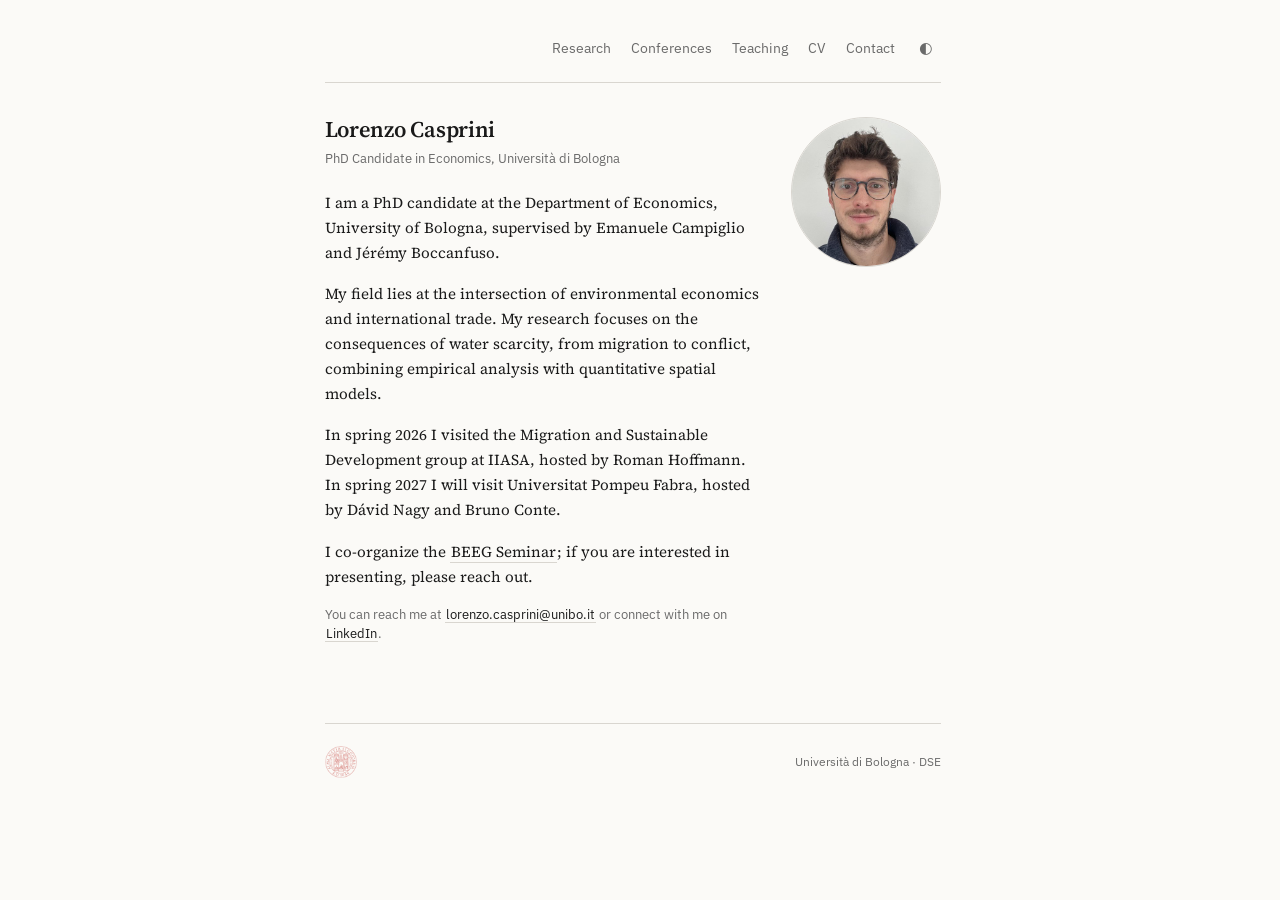
<file: index.html>
<!DOCTYPE html>
<html lang="en">
<head>
<meta charset="UTF-8"/>
<meta name="viewport" content="width=device-width, initial-scale=1.0"/>
<title>Lorenzo Casprini</title>
<meta name="google-site-verification" content="K_JZIXIagvESZUR9jxsJQ36Xt5dqtbTxq0mrwOoKZHY" />
<meta name="description" content="Lorenzo Casprini, PhD candidate in Economics at the University of Bologna. Research on water scarcity, climate-induced migration and conflict.">
<link rel="stylesheet" href="style.css">
</head>
<body>
<div class="wrap">

<nav class="site-nav">
  <span class="site-nav-name" style="visibility:hidden;">Lorenzo Casprini</span>
  <div class="site-nav-links">
    <a href="research.html">Research</a>
    <a href="talks.html">Conferences</a>
    <a href="teaching.html">Teaching</a>
    <a href="cv.html">CV</a>
    <a href="contact.html">Contact</a>
    <button class="theme-toggle" id="theme-toggle" title="Toggle theme">◐</button>
  </div>
</nav>
<div class="home-intro">
  <div class="home-intro-text">
    <div class="home-name">Lorenzo Casprini</div>
    <div class="home-role">PhD Candidate in Economics, Università di Bologna</div>
    <p class="home-bio">
      I am a PhD candidate at the Department of Economics, University of Bologna, supervised by Emanuele Campiglio and Jérémy Boccanfuso.
    </p>
    <p class="home-bio">
      My field lies at the intersection of environmental economics and international trade. My research focuses on the consequences of water scarcity, from migration to conflict, combining empirical analysis with quantitative spatial models.
    </p>
    <p class="home-bio">
      In spring 2026 I visited the Migration and Sustainable Development group at IIASA, hosted by Roman Hoffmann. In spring 2027 I will visit Universitat Pompeu Fabra, hosted by Dávid Nagy and Bruno Conte.
    </p>
    <p class="home-bio">
      I co-organize the <a href="https://sites.google.com/view/beeg-bologna/home" target="_blank">BEEG Seminar</a>; if you are interested in presenting, please reach out.
    </p>
    <p class="home-bio home-bio-contact">
      You can reach me at <a href="mailto:lorenzo.casprini@unibo.it">lorenzo.casprini@unibo.it</a> or connect with me on <a href="https://www.linkedin.com/in/lorenzocasprini" target="_blank">LinkedIn</a>.
    </p>
  </div>
  <div class="home-photo-wrap" style="width:150px;">
    <img src="uploads/photo.jpg" alt="Lorenzo Casprini" style="width:150px;height:150px;border-radius:50%;object-fit:cover;border:1px solid var(--rule);">
  </div>
</div>

<footer>  <img src="uploads/logo_unibo.png" alt="Università di Bologna">
  <span>Università di Bologna · DSE</span>
</footer>
</div>

<script>
  const saved = localStorage.getItem('lc-theme') || 'light';
  if (saved === 'dark') document.body.classList.add('dark');
  document.addEventListener('DOMContentLoaded', () => {
    const btn = document.getElementById('theme-toggle');
    btn.textContent = '◐';
    btn.addEventListener('click', () => {
      const dark = document.body.classList.toggle('dark');
      btn.textContent = '◐';
      localStorage.setItem('lc-theme', dark ? 'dark' : 'light');
    });
  });
</script>
</body>
</html>
</file>
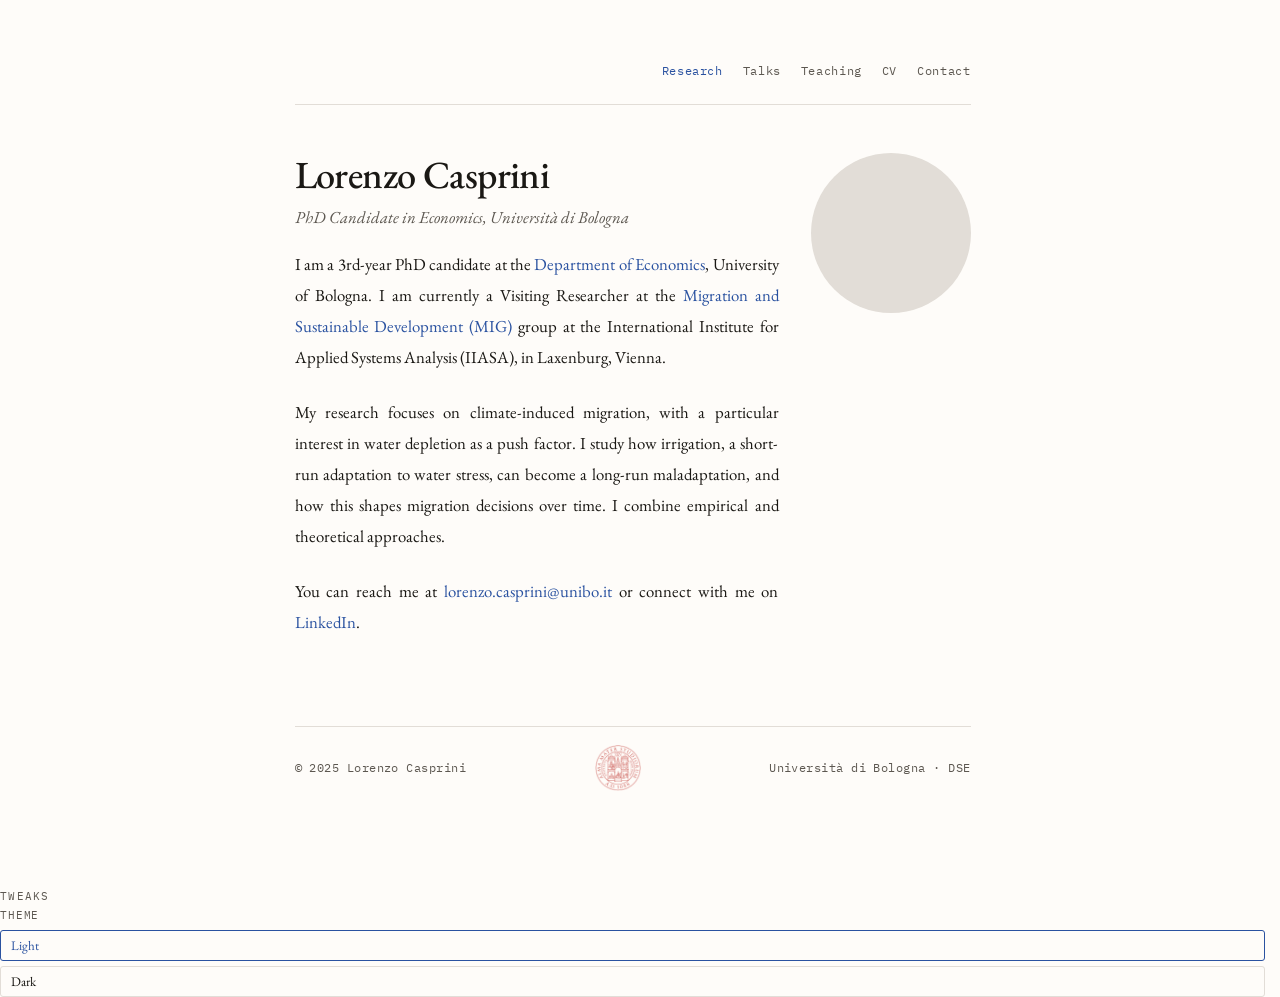
<file: My WebSite/index.html>
<!DOCTYPE html>
<html lang="en">
<head>
<meta charset="UTF-8"/>
<meta name="viewport" content="width=device-width, initial-scale=1.0"/>
<title>Lorenzo Casprini — Lorenzo Casprini</title>
<link rel="stylesheet" href="style.css">
</head>
<body>
<div class="wrap">

<nav class="site-nav">
  <span class="site-nav-name" style="visibility:hidden;">Lorenzo Casprini</span>
  <div class="site-nav-links">
    <a href="research.html" class="active">Research</a>
    <a href="talks.html">Talks</a>
    <a href="teaching.html">Teaching</a>
    <a href="cv.html">CV</a>
    <a href="contact.html">Contact</a>
  </div>
</nav>
<div class="home-intro">
  <div class="home-intro-text">
    <div class="home-name">Lorenzo Casprini</div>
    <div class="home-role" style="margin: 0px 0px 16px">PhD Candidate in Economics, Università di Bologna</div>
    <p class="home-bio" style="text-align: justify">
      I am a 3rd-year PhD candidate at the <a href="https://dse.unibo.it/en" target="_blank">Department of Economics</a>, University of Bologna. I am currently a Visiting Researcher at the <a href="https://iiasa.ac.at/programs/popjus/mig" target="_blank">Migration and Sustainable Development (MIG)</a> group at the International Institute for Applied Systems Analysis (IIASA), in Laxenburg, Vienna.
    </p>
    <p class="home-bio" style="text-align: justify">
      My research focuses on climate-induced migration, with a particular interest in water depletion as a push factor. I study how irrigation, a short-run adaptation to water stress, can become a long-run maladaptation, and how this shapes migration decisions over time. I combine empirical and theoretical approaches.
    </p>
    <p class="home-bio home-bio-contact" style="font-size: 16.8px; text-align: justify">
      You can reach me at <a href="mailto:lorenzo.casprini@unibo.it">lorenzo.casprini@unibo.it</a> or connect with me on <a href="#">LinkedIn</a>.
    </p>
  </div>
  <div class="home-photo-wrap">
    <div class="home-photo-placeholder"></div>
  </div>
</div>

<footer>
  <span>© 2025 Lorenzo Casprini</span>
  <img src="uploads/logo_unibo.png" alt="Università di Bologna">
  <span>Università di Bologna · DSE</span>
</footer>
</div>

<div id="tweaks-panel">
  <div class="tweaks-title">Tweaks</div>
  <div>
    <span class="t-label">Theme</span>
    <div class="t-btns">
      <button class="t-btn" onclick="setTheme('light',this)">Light</button>
      <button class="t-btn" onclick="setTheme('dark',this)">Dark</button>
    </div>
  </div>
</div>
<script>
  const TWEAK_DEFAULTS = /*EDITMODE-BEGIN*/{
    "theme": "light"
  }/*EDITMODE-END*/;
  function setTheme(t, btn) {
    document.body.className = t === 'dark' ? 'dark' : '';
    document.querySelectorAll('.t-btn').forEach(b => b.classList.remove('active'));
    if (btn) btn.classList.add('active');
    localStorage.setItem('lc-theme', t);
    window.parent.postMessage({ type: '__edit_mode_set_keys', edits: { theme: t } }, '*');
  }
  const saved = localStorage.getItem('lc-theme') || TWEAK_DEFAULTS.theme;
  const btns = document.querySelectorAll('.t-btn');
  if (saved === 'dark') { document.body.className = 'dark'; btns[1].classList.add('active'); }
  else { btns[0].classList.add('active'); }
  window.addEventListener('message', e => {
    if (e.data?.type === '__activate_edit_mode') document.getElementById('tweaks-panel').classList.add('open');
    if (e.data?.type === '__deactivate_edit_mode') document.getElementById('tweaks-panel').classList.remove('open');
  });
  window.parent.postMessage({ type: '__edit_mode_available' }, '*');
</script>
</body>
</html>
</file>
<file: style.css>
@import url('https://fonts.googleapis.com/css2?family=Source+Serif+4:opsz,wght@8..60,400;8..60,600;8..60,700&family=IBM+Plex+Sans:wght@400;500;600&family=JetBrains+Mono:wght@400;500&display=swap');

:root {
  --bg:        #fbfaf7;
  --fg:        #1a1a1a;
  --fg2:       #6a6a6a;
  --fg3:       #999;
  --rule:      #d9d6d0;
  --rule-soft: #ece9e2;
  --accent:    #1a1a1a;
  --highlight: #ffd43b;
  --max:       660px;
  --font-serif: 'Source Serif 4', Georgia, 'Times New Roman', serif;
  --font-sans:  'IBM Plex Sans', system-ui, -apple-system, sans-serif;
  --font-mono:  'JetBrains Mono', ui-monospace, monospace;
}
body.dark {
  --bg:        #111110;
  --fg:        #ececea;
  --fg2:       #9d9a92;
  --fg3:       #6a6862;
  --rule:      #2c2b28;
  --rule-soft: #1d1c1a;
  --accent:    #ececea;
  --highlight: #fffd54;
}

*, *::before, *::after { box-sizing: border-box; margin: 0; padding: 0; }
html { font-size: 15.5px; scroll-behavior: smooth; scrollbar-gutter: stable; }
a { text-decoration: none; color: inherit; }

body {
  background: var(--bg);
  color: var(--fg);
  font-family: var(--font-serif);
  font-weight: 400;
  line-height: 1.6;
  -webkit-font-smoothing: antialiased;
  text-rendering: optimizeLegibility;
  transition: background 0.2s, color 0.2s;
}

.wrap {
  max-width: var(--max);
  margin: 0 auto;
  padding: 34px 22px 50px;
}

/* ── NAV ── */
.site-nav {
  display: flex;
  align-items: center;
  justify-content: space-between;
  gap: 24px;
  padding-bottom: 18px;
  border-bottom: 1px solid var(--rule);
  margin-bottom: 0;
  flex-wrap: wrap;
}
.site-nav-name {
  font-family: var(--font-sans);
  font-size: 0.92rem;
  font-weight: 600;
  letter-spacing: 0;
  color: var(--fg);
  text-transform: none;
  white-space: nowrap;
}
.site-nav-links {
  display: flex;
  flex-wrap: wrap;
  align-items: baseline;
  gap: 4px;
}
.site-nav-links a {
  font-family: var(--font-sans);
  font-size: 0.88rem;
  text-transform: none;
  letter-spacing: 0;
  color: var(--fg2);
  padding: 4px 8px;
  border: 0;
  margin: 0;
  font-weight: 400;
  border-radius: 2px;
  transition: background 0.15s, color 0.15s;
}
.site-nav-links a:hover { background: var(--highlight); color: #000; }
.site-nav-links a.active { color: var(--fg); font-weight: 600; }
.site-nav-links a.active:hover { background: var(--highlight); color: #000; }

/* ── THEME TOGGLE ── */
.theme-toggle {
  background: transparent;
  border: 0;
  cursor: pointer;
  font-size: 1rem;
  line-height: 1;
  padding: 4px 8px;
  color: var(--fg2);
  margin-left: 4px;
  font-family: var(--font-sans);
  border-radius: 2px;
  transition: background 0.15s, color 0.15s, transform 0.4s ease;
}
.theme-toggle:hover { background: var(--highlight); color: #000; }
body.dark .theme-toggle { transform: rotate(180deg); }

/* ── PAGE TITLE ── */
.page-title {
  font-family: var(--font-serif);
  font-size: 1.45rem;
  font-weight: 600;
  letter-spacing: -0.01em;
  text-transform: none;
  margin: 40px 0 28px;
  padding-bottom: 0;
  border-bottom: 0;
}

/* ── SECTION ── */
.section { margin: 30px 0 42px; }
.section-title {
  font-family: var(--font-sans);
  font-size: 0.74rem;
  font-weight: 600;
  letter-spacing: 0.14em;
  text-transform: uppercase;
  color: var(--fg2);
  margin-bottom: 18px;
  padding: 0 0 6px;
  background: transparent;
  display: block;
  border-bottom: 1px solid var(--rule);
}

/* ── PAPERS ── */
.paper-list { list-style: none; display: flex; flex-direction: column; gap: 0; counter-reset: paper; }
.paper-item {
  padding: 22px 0;
  border-bottom: 1px solid var(--rule-soft);
  position: relative;
}
.paper-item:first-child { border-top: 0; padding-top: 6px; }
.paper-title {
  font-family: var(--font-serif);
  font-size: 1.06rem;
  font-weight: 600;
  color: var(--fg);
  margin-bottom: 8px;
  line-height: 1.35;
  letter-spacing: -0.005em;
}
.paper-status {
  display: inline-block;
  font-family: var(--font-sans);
  font-size: 0.66rem;
  letter-spacing: 0.1em;
  background: var(--highlight);
  color: #000;
  padding: 2px 7px;
  border: 0;
  margin-left: 8px;
  text-transform: uppercase;
  font-weight: 600;
  vertical-align: middle;
  border-radius: 2px;
}
.paper-authors { font-family: var(--font-sans); font-size: 0.85rem; color: var(--fg2); margin-bottom: 2px; }
.paper-authors strong { color: var(--fg); font-weight: 600; }
.paper-venue { font-family: var(--font-serif); font-size: 0.92rem; color: var(--fg2); font-style: italic; margin-bottom: 8px; }
.paper-abstract {
  font-family: var(--font-serif);
  font-size: 0.95rem;
  color: var(--fg2);
  line-height: 1.6;
  margin-bottom: 0;
  max-width: 100%;
  max-height: 0;
  overflow: hidden;
  transition: max-height 0.4s ease, margin-top 0.3s ease, padding 0.3s ease;
  margin-top: 0;
  padding: 0 14px;
  border-left: 2px solid transparent;
}
.paper-abstract.open {
  max-height: 600px;
  margin-top: 10px;
  padding: 4px 14px;
  border-left: 2px solid var(--rule);
}

.paper-links { display: flex; gap: 10px; flex-wrap: wrap; margin-top: 12px; align-items: center; }
.paper-links a {
  font-family: var(--font-sans);
  font-size: 0.76rem;
  color: var(--fg2);
  text-transform: none;
  letter-spacing: 0.01em;
  font-weight: 500;
  padding: 3px 10px;
  border: 1px solid var(--rule);
  margin: 0;
  border-bottom: 1px solid var(--rule);
  border-radius: 2px;
  white-space: nowrap;
  transition: background 0.15s, color 0.15s, border-color 0.15s;
}
.paper-links a:hover { background: var(--highlight); color: #000; border-color: transparent; }
.paper-coming-soon {
  font-family: var(--font-sans);
  font-size: 0.76rem;
  color: var(--fg3);
  text-transform: none;
  letter-spacing: 0.01em;
  padding: 3px 10px;
  border: 1px dashed var(--rule);
  border-radius: 2px;
  white-space: nowrap;
  font-style: italic;
}

/* ── CV ── */
.cv-block { margin-bottom: 36px; }
.cv-block-title {
  font-family: var(--font-sans);
  font-size: 0.74rem;
  letter-spacing: 0.14em;
  text-transform: uppercase;
  color: var(--fg2);
  background: transparent;
  padding: 0 0 6px;
  display: block;
  margin-bottom: 12px;
  font-weight: 600;
  border-bottom: 1px solid var(--rule);
}
.cv-row {
  display: grid;
  grid-template-columns: 110px 1fr;
  gap: 20px;
  padding: 14px 0;
  border-bottom: 1px solid var(--rule-soft);
  font-size: 1rem;
  align-items: start;
}
.cv-row:first-child { border-top: 0; padding-top: 4px; }
.cv-year { font-family: var(--font-mono); color: var(--fg2); font-size: 0.82rem; white-space: nowrap; padding-top: 4px; letter-spacing: 0; }
.cv-detail { color: var(--fg); font-weight: 500; }
.cv-detail small { display: block; color: var(--fg2); font-size: 0.88rem; margin-top: 2px; font-weight: 400; font-style: italic; }

/* ── TALKS ── */
.talk-row {
  display: grid;
  grid-template-columns: 1fr 90px;
  gap: 20px;
  padding: 16px 0;
  border-bottom: 0 !important;
  align-items: start;
}
.talk-row:first-child { border-top: 0; padding-top: 4px; }
.talk-year {
  font-family: var(--font-mono);
  color: var(--fg2);
  background: transparent;
  font-size: 0.82rem;
  padding: 4px 0 0;
  letter-spacing: 0;
  text-transform: none;
  font-weight: 400;
  display: block;
  width: auto;
  justify-self: end;
  text-align: right;
}
.talk-name { font-family: var(--font-serif); font-size: 1.02rem; font-weight: 600; color: var(--fg); line-height: 1.35; margin-bottom: 4px; }
.talk-paper { font-family: var(--font-serif); font-size: 0.92rem; color: var(--fg2); font-style: italic; margin-bottom: 4px; }
.talk-event { font-family: var(--font-serif); font-size: 0.9rem; color: var(--fg2); }

/* ── TEACHING ── */
.teach-row {
  display: grid;
  grid-template-columns: 1fr 100px;
  gap: 20px;
  padding: 14px 0;
  border-bottom: 0 !important;
  align-items: baseline;
}
.teach-row:first-child { border-top: 0; padding-top: 4px; }
.teach-course { font-family: var(--font-serif); font-size: 1.02rem; font-weight: 600; color: var(--fg); }
.teach-level { font-family: var(--font-sans); font-size: 0.7rem; font-weight: 500; color: var(--fg2); border: 1px solid var(--rule); border-radius: 2px; padding: 1px 5px; margin-left: 6px; vertical-align: 2px; letter-spacing: 0.04em; }
.teach-role { display: block; color: var(--fg2); font-size: 0.9rem; margin-top: 2px; font-weight: 400; font-style: italic; }
.teach-year {
  font-family: var(--font-mono);
  color: var(--fg2);
  background: transparent;
  font-size: 0.82rem;
  letter-spacing: 0;
  text-align: right;
  padding: 0;
  text-transform: none;
  font-weight: 400;
  justify-self: end;
}

/* ── CONTACT ── */
.contact-grid { display: grid; grid-template-columns: 1fr 1fr; gap: 36px 48px; border: none; margin-top: 18px; }
.contact-email { grid-column: 1 / -1; }
.contact-block {
  font-family: var(--font-serif);
  font-size: 1rem;
  line-height: 1.7;
  padding: 0;
  border: none;
}
.contact-label {
  font-family: var(--font-sans);
  font-size: 0.72rem;
  letter-spacing: 0.14em;
  text-transform: uppercase;
  color: var(--fg2);
  background: transparent;
  padding: 0 0 6px;
  display: block;
  margin-bottom: 10px;
  font-weight: 600;
  border-bottom: 1px solid var(--rule);
}
.contact-block a {
  color: var(--fg);
  text-decoration: none;
  border-bottom: 1px solid var(--rule);
  transition: background 0.15s, border-color 0.15s;
  padding: 0 2px;
}
.contact-block a:hover { background: var(--highlight); color: #000; border-bottom-color: transparent; }

/* ── HOME INTRO ── */
.home-intro {
  display: flex;
  align-items: flex-start;
  gap: 30px;
  margin-top: 34px;
  margin-bottom: 0;
  max-width: 100%;
  position: relative;
}
.home-intro-text { flex: 1; min-width: 0; }
.home-photo-placeholder {
  width: 116px;
  height: 116px;
  border-radius: 50%;
  background:
    repeating-linear-gradient(135deg,
      var(--rule-soft) 0px, var(--rule-soft) 6px,
      var(--bg) 6px, var(--bg) 12px);
  border: 1px solid var(--rule);
  flex-shrink: 0;
  position: relative;
  overflow: hidden;
}
.home-photo-placeholder::after {
  content: "photo";
  position: absolute;
  inset: 0;
  display: flex;
  align-items: center;
  justify-content: center;
  font-family: var(--font-mono);
  font-size: 0.7rem;
  color: var(--fg3);
  letter-spacing: 0.08em;
}
.home-photo-wrap { flex-shrink: 0; width: 116px; display: flex; flex-direction: column; align-items: flex-start; gap: 12px; }
.home-photo-wrap img {
  width: 48px;
  height: 48px;
  object-fit: contain;
  display: block;
  border: 0;
}

/* ── HOME BIO ── */
.home-name {
  font-family: var(--font-serif);
  font-size: 1.45rem;
  font-weight: 600;
  letter-spacing: -0.012em;
  line-height: 1.15;
  margin-bottom: 5px;
  text-transform: none;
}
.home-role {
  font-family: var(--font-sans);
  font-size: 0.82rem;
  color: var(--fg2);
  padding: 0;
  display: block;
  margin-bottom: 22px;
  letter-spacing: 0;
  font-weight: 400;
  border: none;
  background: transparent;
  text-transform: none;
}
.home-bio {
  font-family: var(--font-serif);
  font-size: 0.98rem;
  line-height: 1.65;
  color: var(--fg);
  margin-bottom: 16px;
  max-width: 62ch;
  text-align: left;
}
.home-bio mark, .home-bio .mark {
  background: var(--highlight);
  color: #000;
  padding: 0 3px;
}
.home-bio a {
  color: var(--fg);
  text-decoration: none;
  border-bottom: 1px solid var(--rule);
  padding: 0 1px;
  transition: background 0.15s, border-color 0.15s;
}
.home-bio a:hover { background: var(--highlight); color: #000; border-bottom-color: transparent; }
.home-bio-contact { font-family: var(--font-sans); font-size: 0.82rem; line-height: 1.5; color: var(--fg2); margin-top: 6px; }
.home-bio-contact a { color: var(--fg); }

/* ── FOOTER ── */
footer {
  margin-top: 64px;
  padding-top: 22px;
  border-top: 1px solid var(--rule);
  font-family: var(--font-sans);
  font-size: 0.78rem;
  color: var(--fg2);
  letter-spacing: 0;
  text-transform: none;
  display: flex;
  justify-content: space-between;
  align-items: center;
  flex-wrap: wrap;
  gap: 14px;
}
footer img {
  height: 32px;
  width: 32px;
  object-fit: contain;
  opacity: 0.85;
}
body.dark footer img { filter: invert(1) brightness(0.95); }

/* ── UTIL ── */
.text-link {
  font-family: var(--font-sans);
  font-size: 0.88rem;
  color: var(--fg);
  text-decoration: none;
  border-bottom: 1px solid var(--rule);
  padding: 0 2px;
  transition: background 0.15s, border-color 0.15s;
}
.text-link:hover { background: var(--highlight); color: #000; border-bottom-color: transparent; }

@media (max-width: 700px) {
  html { font-size: 16px; }
  .wrap { padding: 32px 20px 56px; }
  .site-nav { flex-direction: column; align-items: flex-start; gap: 14px; }
  .site-nav-links { width: 100%; }
  .contact-grid { grid-template-columns: 1fr; }
  .contact-block { border-right: none; border-bottom: 1px solid var(--rule-soft); padding-bottom: 16px; }
  .contact-block:last-child { border-bottom: none; }
  footer { flex-direction: column; align-items: center; text-align: center; gap: 12px; }
  .cv-row { grid-template-columns: 80px 1fr; }
  .home-intro { flex-direction: column; align-items: center; gap: 22px; text-align: left; }
  .home-intro-text { width: 100%; }
  .home-photo-wrap { width: auto; align-items: center; margin-bottom: 4px; }
  .home-photo-placeholder { width: 120px; height: 120px; }
  .home-name { font-size: 1.8rem; }
  .home-bio { max-width: 100%; }
}
</file>
<file: My WebSite/style.css>
@import url('https://fonts.googleapis.com/css2?family=EB+Garamond:ital,wght@0,400;0,500;0,600;1,400;1,500&family=IBM+Plex+Mono:wght@400&display=swap');

:root {
  --bg:      #fefcf9;
  --fg:      #1a1814;
  --fg2:     #5c5750;
  --accent:  #2a52a0;
  --border:  #e2ddd7;
  --max:     740px;
  --font-serif: 'EB Garamond', Georgia, serif;
  --font-mono:  'IBM Plex Mono', monospace;
}
body.dark {
  --bg:     #111009;
  --fg:     #ede8df;
  --fg2:    #8a837a;
  --accent: #7fa8e8;
  --border: #282520;
}

*, *::before, *::after { box-sizing: border-box; margin: 0; padding: 0; }
a { text-decoration: none; }
html { font-size: 16px; scroll-behavior: smooth; scrollbar-gutter: stable; }

body {
  background: var(--bg);
  color: var(--fg);
  font-family: var(--font-serif);
  font-weight: 400;
  line-height: 1.75;
  transition: background 0.3s, color 0.3s;
}

/* ── WRAPPER ── */
.wrap {
  max-width: var(--max);
  margin: 0 auto;
  padding: 56px 32px 96px;
  overflow: hidden;
}

/* ── TOP NAV ── */
.site-nav {
  display: flex;
  align-items: baseline;
  padding-bottom: 20px;
  position: relative;
  border-bottom: 1px solid var(--border);
  margin-bottom: 48px;
  flex-wrap: wrap;
  gap: 12px;
}
.site-nav-name {
  font-family: var(--font-serif);
  font-size: 1rem;
  font-weight: 500;
  color: var(--fg);
  text-decoration: none;
  letter-spacing: -0.01em;
  white-space: nowrap;
}
.site-nav-name:hover { color: var(--accent); }
.site-nav-links {
  display: flex; gap: 20px; flex-wrap: wrap; margin-left: auto;
}
.site-nav-links a {
  font-size: 0.78rem;
  font-family: var(--font-mono);
  letter-spacing: 0.05em;
  color: var(--fg2);
  text-decoration: none;
  transition: color 0.2s;
}
.site-nav-links a:hover,
.site-nav-links a.active { color: var(--accent); }

/* ── PAGE TITLE ── */
.page-title {
  font-family: var(--font-serif);
  font-size: 2rem;
  font-weight: 500;
  margin-bottom: 36px;
  padding-bottom: 16px;
  border-bottom: 1px solid var(--border);
  letter-spacing: -0.01em;
}

/* ── SECTION ── */
.section { margin-bottom: 64px; }
.section-title {
  font-family: var(--font-mono);
  font-size: 0.72rem;
  font-weight: 400;
  letter-spacing: 0.1em;
  text-transform: uppercase;
  margin-bottom: 24px;
  padding-bottom: 10px;
  border-bottom: 1px solid var(--border);
  color: var(--fg2);
}

/* ── PAPER LIST ── */
.paper-list { list-style: none; display: flex; flex-direction: column; gap: 28px; }
.paper-title { font-size: 1rem; font-weight: 500; color: var(--fg); margin-bottom: 4px; line-height: 1.45; }
.paper-status {
  display: inline-block;
  font-size: 0.66rem;
  font-family: var(--font-mono);
  letter-spacing: 0.06em;
  background: var(--border);
  color: var(--fg2);
  padding: 1px 7px;
  border-radius: 2px;
  margin-left: 6px;
  vertical-align: middle;
  position: relative; top: -2px;
}
.paper-authors { font-size: 0.92rem; color: var(--fg2); margin-bottom: 3px; }
.paper-venue { font-size: 0.92rem; color: var(--fg2); font-style: italic; margin-bottom: 8px; }
.paper-abstract {
  font-size: 0.92rem;
  color: var(--fg2);
  line-height: 1.7;
  margin-bottom: 10px;
  max-width: 640px;
  max-height: 0;
  overflow: hidden;
  transition: max-height 0.4s ease, margin-top 0.3s ease;
  margin-top: 0;
}
.paper-abstract.open {
  max-height: 400px;
  margin-top: 12px;
}
.paper-links { display: flex; gap: 14px; flex-wrap: wrap; }
.paper-links a {
  font-size: 0.85rem;
  font-family: var(--font-mono);
  color: var(--accent);
  text-decoration: none;
  border-bottom: 1px solid transparent;
  transition: border-color 0.2s;
}
.paper-links a:hover { border-bottom-color: var(--accent); }
.paper-coming-soon { font-size: 0.85rem; font-family: var(--font-mono); color: var(--muted); }

/* ── CV ── */
.cv-block { margin-bottom: 32px; }
.cv-block-title {
  font-size: 0.68rem;
  font-family: var(--font-mono);
  letter-spacing: 0.12em;
  text-transform: uppercase;
  color: var(--fg2);
  margin-bottom: 12px;
}
.cv-row {
  display: grid;
  grid-template-columns: 100px 1fr;
  gap: 12px;
  padding: 9px 0;
  border-bottom: 1px solid var(--border);
  font-size: 0.97rem;
  align-items: start;
}
.cv-row:last-child { border-bottom: none; }
.cv-year { color: var(--fg2); font-family: var(--font-mono); font-size: 0.78rem; white-space: nowrap; padding-top: 3px; }
.cv-detail { color: var(--fg); }
.cv-detail small { display: block; color: var(--fg2); font-size: 0.82rem; margin-top: 2px; font-style: italic; }

/* ── TALKS ── */
.talk-row {
  display: grid;
  grid-template-columns: 52px 1fr;
  gap: 16px;
  padding: 12px 0;
  border-bottom: 1px solid var(--border);
  align-items: start;
}
.talk-row:first-child { border-top: 1px solid var(--border); }
.talk-year { color: var(--fg2); font-family: var(--font-mono); font-size: 0.78rem; padding-top: 3px; }
.talk-name { font-size: 0.97rem; font-weight: 500; color: var(--fg); line-height: 1.5; margin-bottom: 2px; }
.talk-paper { font-size: 0.88rem; color: var(--fg2); font-style: italic; margin-bottom: 3px; }
.talk-event { font-size: 0.82rem; color: var(--fg2); }

/* ── TEACHING ── */
.teach-row {
  display: grid;
  grid-template-columns: 1fr 80px;
  gap: 12px;
  padding: 11px 0;
  border-bottom: 1px solid var(--border);
  align-items: baseline;
}
.teach-row:first-child { border-top: 1px solid var(--border); }
.teach-course { font-size: 0.97rem; color: var(--fg); }
.teach-role { display: block; color: var(--fg2); font-size: 0.85rem; font-style: italic; margin-top: 2px; }
.teach-year { color: var(--fg2); font-family: var(--font-mono); font-size: 0.78rem; text-align: right; white-space: nowrap; }

/* ── CONTACT ── */
.contact-grid { display: grid; grid-template-columns: 1fr 1fr; gap: 36px; }
.contact-email { grid-column: 1 / -1; }
.contact-block { font-size: 0.97rem; line-height: 1.9; }
.contact-block a { color: var(--accent); text-decoration: none; border-bottom: 1px solid transparent; transition: border-color 0.2s; }
.contact-block a:hover { border-bottom-color: var(--accent); }
.contact-label {
  font-family: var(--font-mono);
  font-size: 0.66rem;
  letter-spacing: 0.12em;
  text-transform: uppercase;
  color: var(--fg2);
  display: block;
  margin-bottom: 6px;
}

/* ── HOME INTRO ── */
.home-intro {
  display: flex;
  align-items: flex-start;
  gap: 32px;
  margin-bottom: 0;
  max-width: 100%;
  box-sizing: border-box;
  position: relative;
}
.home-watermark {
  position: absolute;
  right: 0;
  top: -20px;
  width: 180px;
  opacity: 0.06;
  pointer-events: none;
  user-select: none;
}
.home-watermark img {
  width: 100%;
  display: block;
}
.home-intro-text { flex: 1; min-width: 0; }
.home-name-row {
  display: flex !important;
  flex-direction: row;
  align-items: center;
  justify-content: space-between;
  gap: 16px;
  margin-bottom: 8px;
}
.home-name-row .home-name { margin-bottom: 0; flex: 1; }
.home-photo-placeholder {
  width: 160px;
  height: 160px;
  border-radius: 50%;
  background: var(--border);
  flex-shrink: 0;
}
  border-radius: 50%;
  background: var(--border);
  color: var(--fg2);
  font-family: var(--font-serif);
  font-size: 1.4rem;
  font-weight: 500;
  display: flex;
  align-items: center;
  justify-content: center;
  letter-spacing: 0.02em;
}
.home-photo-wrap { flex-shrink: 0; width: 160px; display: flex; flex-direction: column; align-items: center; gap: 16px; }
.home-unibo-logo { width: 22px; opacity: 0.5; display: inline-block; vertical-align: middle; flex-shrink: 0; }
.home-photo-wrap img {
  width: 52px;
  height: 52px;
  border-radius: 50%;
  object-fit: cover;
  display: block;
}

/* ── HOME BIO ── */
.home-name {
  font-family: var(--font-serif);
  font-size: 2.4rem;
  font-weight: 500;
  letter-spacing: -0.015em;
  line-height: 1.1;
  margin-bottom: 8px;
}
.home-role {
  font-size: 1.05rem;
  color: var(--fg2);
  font-style: italic;
  margin-bottom: 24px;
}
.home-bio {
  font-size: 1.05rem;
  line-height: 1.85;
  color: var(--fg);
  margin-bottom: 24px;
  max-width: 600px;
}
.home-links {
  display: flex; flex-wrap: wrap; gap: 4px 20px;
  font-size: 0.95rem;
  margin-bottom: 48px;
  padding-bottom: 40px;
  border-bottom: 1px solid var(--border);
}
.home-links a {
  color: var(--accent);
  text-decoration: none;
}
.home-bio a { color: var(--accent); text-decoration: none; }
.home-bio a:hover { color: var(--accent); }
.home-bio-contact { font-size: 0.95rem; font-family: var(--font-serif); }
.section-divider { border: none; border-top: 1px solid var(--border); margin: 48px 0 0; }

/* ── FOOTER ── */
footer {
  margin-top: 64px;
  padding-top: 18px;
  border-top: 1px solid var(--border);
  font-size: 0.72rem;
  color: var(--fg2);
  font-family: var(--font-mono);
  letter-spacing: 0.04em;
  display: flex;
  justify-content: space-between;
  align-items: center;
}
footer img {
  height: 46px;
  width: 46px;
  object-fit: contain;
}
body.dark footer img { filter: invert(1) brightness(0.8); }
  flex-wrap: wrap;
  gap: 8px;
}

/* ── TWEAKS ── */
#tweaks-panel {
  position: fixed; bottom: 20px; right: 20px; z-index: 999;
  background: var(--bg);
  border: 1px solid var(--border);
  border-radius: 6px;
  padding: 16px;
  width: 190px;
  box-shadow: 0 4px 20px rgba(0,0,0,0.12);
  display: none; flex-direction: column; gap: 12px;
}
#tweaks-panel.open { display: flex; }
.tweaks-title {
  font-family: var(--font-mono); font-size: 0.66rem;
  letter-spacing: 0.12em; text-transform: uppercase; color: var(--fg2);
}
.t-label {
  font-size: 0.66rem; color: var(--fg2); font-family: var(--font-mono);
  letter-spacing: 0.08em; text-transform: uppercase; display: block; margin-bottom: 6px;
}
.t-btns { display: flex; flex-direction: column; gap: 5px; }
.t-btn {
  font-size: 0.82rem; padding: 6px 10px; border: 1px solid var(--border);
  background: transparent; color: var(--fg); border-radius: 3px;
  cursor: pointer; text-align: left; font-family: var(--font-serif);
  transition: all 0.2s;
}
.t-btn.active, .t-btn:hover { border-color: var(--accent); color: var(--accent); }

/* ── UTIL ── */
.text-link {
  font-size: 0.88rem;
  color: var(--accent);
  text-decoration: none;
  font-family: var(--font-mono);
  border-bottom: 1px solid transparent;
  transition: border-color 0.2s;
}
.text-link:hover { border-bottom-color: var(--accent); }

@media (max-width: 600px) {
  .site-nav { flex-direction: column; gap: 12px; }
  .contact-grid { grid-template-columns: 1fr; }
  footer { flex-direction: column; }
  .cv-row { grid-template-columns: 80px 1fr; }
}
</file>
